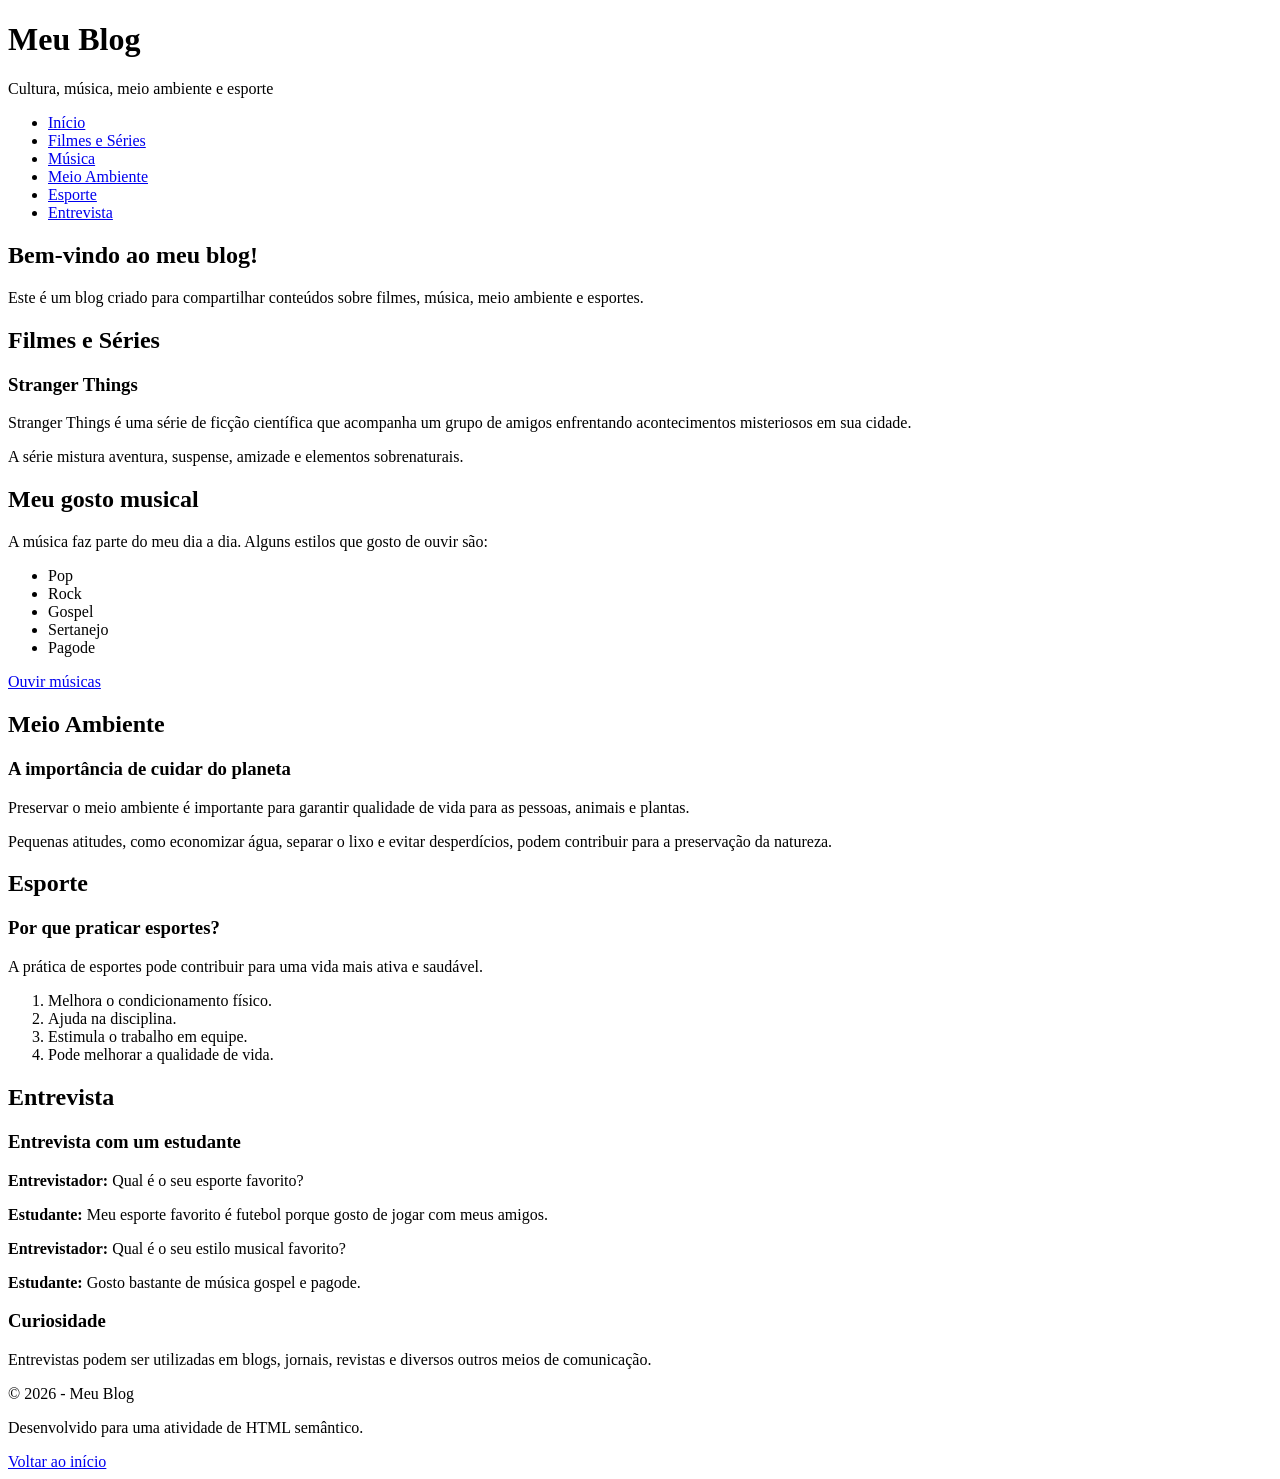
<file: Módulo_04/index.html>
<!DOCTYPE html>
<html lang="pt-BR">

<head>
    <meta charset="UTF-8">
    <meta name="viewport" content="width=device-width, initial-scale=1.0">

    <title>Meu Blog - Cultura, Música e Esporte</title>
</head>

<body>

    <!-- Cabeçalho do site -->
    <header>
        <h1>Meu Blog</h1>
        <p>Cultura, música, meio ambiente e esporte</p>

        <!-- Menu de navegação -->
        <nav>
            <ul>
                <li><a href="#inicio">Início</a></li>
                <li><a href="#filmes">Filmes e Séries</a></li>
                <li><a href="#musica">Música</a></li>
                <li><a href="#meio-ambiente">Meio Ambiente</a></li>
                <li><a href="#esporte">Esporte</a></li>
                <li><a href="#entrevista">Entrevista</a></li>
            </ul>
        </nav>
    </header>

    <!-- Conteúdo principal -->
    <main>

        <!-- Página inicial -->
        <section id="inicio">
            <h2>Bem-vindo ao meu blog!</h2>

            <p>
                Este é um blog criado para compartilhar conteúdos
                sobre filmes, música, meio ambiente e esportes.
            </p>
        </section>


        <!-- Filme ou série -->
        <section id="filmes">
            <h2>Filmes e Séries</h2>

            <article>
                <h3>Stranger Things</h3>

                <p>
                    Stranger Things é uma série de ficção científica
                    que acompanha um grupo de amigos enfrentando
                    acontecimentos misteriosos em sua cidade.
                </p>

                <p>
                    A série mistura aventura, suspense, amizade
                    e elementos sobrenaturais.
                </p>
            </article>
        </section>


        <!-- Música -->
        <section id="musica">
            <h2>Meu gosto musical</h2>

            <p>
                A música faz parte do meu dia a dia. Alguns estilos
                que gosto de ouvir são:
            </p>

            <ul>
                <li>Pop</li>
                <li>Rock</li>
                <li>Gospel</li>
                <li>Sertanejo</li>
                <li>Pagode</li>
            </ul>

            <nav>
                <a href="https://www.youtube.com/" target="_blank">
                    Ouvir músicas
                </a>
            </nav>
        </section>


        <!-- Meio ambiente -->
        <section id="meio-ambiente">
            <h2>Meio Ambiente</h2>

            <article>
                <h3>A importância de cuidar do planeta</h3>

                <p>
                    Preservar o meio ambiente é importante para garantir
                    qualidade de vida para as pessoas, animais e plantas.
                </p>

                <p>
                    Pequenas atitudes, como economizar água, separar o lixo
                    e evitar desperdícios, podem contribuir para a preservação
                    da natureza.
                </p>
            </article>
        </section>


        <!-- Esporte -->
        <section id="esporte">
            <h2>Esporte</h2>

            <article>
                <h3>Por que praticar esportes?</h3>

                <p>
                    A prática de esportes pode contribuir para uma vida
                    mais ativa e saudável.
                </p>

                <ol>
                    <li>Melhora o condicionamento físico.</li>
                    <li>Ajuda na disciplina.</li>
                    <li>Estimula o trabalho em equipe.</li>
                    <li>Pode melhorar a qualidade de vida.</li>
                </ol>
            </article>
        </section>


        <!-- Entrevista -->
        <section id="entrevista">

            <h2>Entrevista</h2>

            <article>
                <h3>Entrevista com um estudante</h3>

                <p>
                    <strong>Entrevistador:</strong>
                    Qual é o seu esporte favorito?
                </p>

                <p>
                    <strong>Estudante:</strong>
                    Meu esporte favorito é futebol porque gosto
                    de jogar com meus amigos.
                </p>

                <p>
                    <strong>Entrevistador:</strong>
                    Qual é o seu estilo musical favorito?
                </p>

                <p>
                    <strong>Estudante:</strong>
                    Gosto bastante de música gospel e pagode.
                </p>
            </article>

            <!-- Conteúdo complementar -->
            <aside>
                <h3>Curiosidade</h3>

                <p>
                    Entrevistas podem ser utilizadas em blogs,
                    jornais, revistas e diversos outros meios
                    de comunicação.
                </p>
            </aside>

        </section>

    </main>


    <!-- Rodapé -->
    <footer>
        <p>&copy; 2026 - Meu Blog</p>

        <p>
            Desenvolvido para uma atividade de HTML semântico.
        </p>

        <nav>
            <a href="#inicio">Voltar ao início</a>
        </nav>
    </footer>

</body>

</html>
</file>
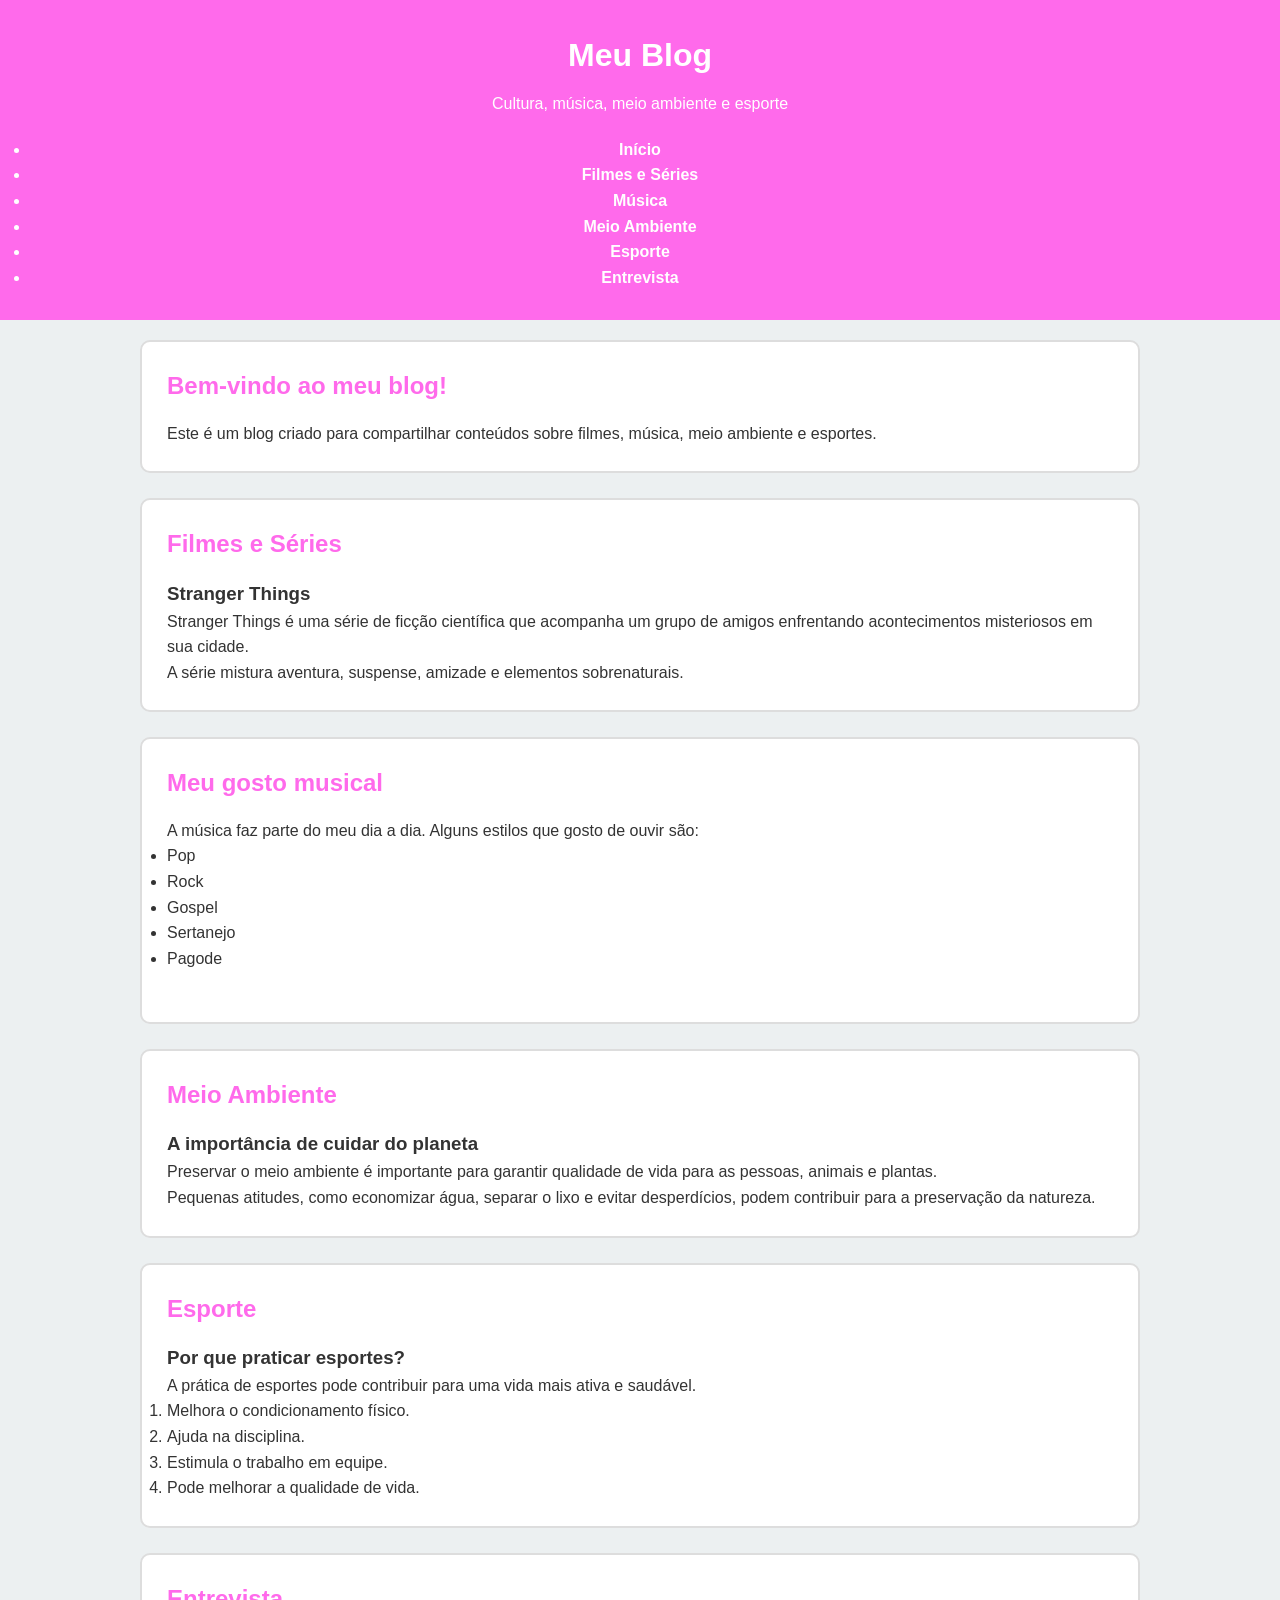
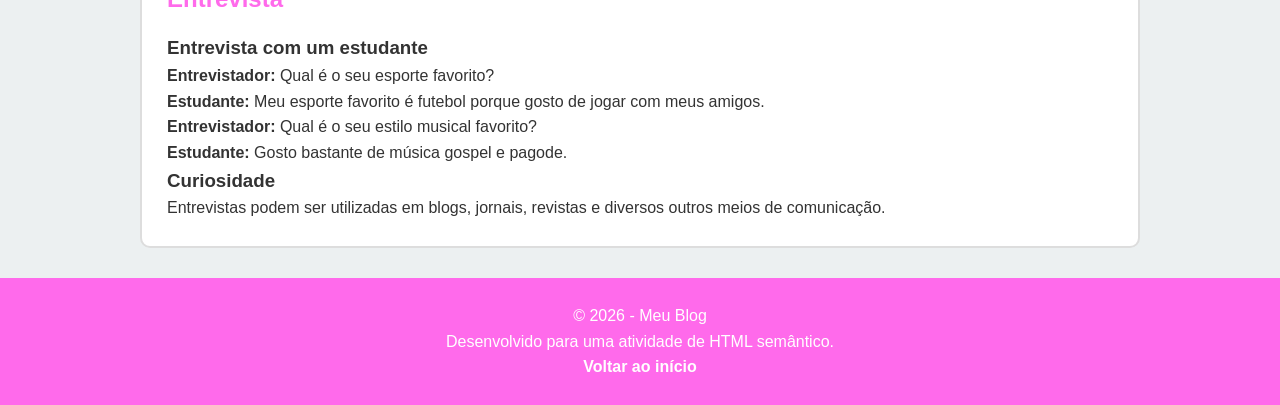
<file: Módulo_05/index.html>
<!DOCTYPE html>
<html lang="pt-BR">

<head>
    <meta charset="UTF-8">
    <meta name="viewport" content="width=device-width, initial-scale=1.0">
    <link rel="stylesheet" href="estilo.css">
    <title>Meu Blog - Cultura, Música e Esporte</title>
</head>

<body>

    <!-- Cabeçalho do site -->
    <header>
        <h1>Meu Blog</h1>
        <p>Cultura, música, meio ambiente e esporte</p>

        <!-- Menu de navegação -->
        <nav>
            <ul>
                <li><a href="#inicio">Início</a></li>
                <li><a href="#filmes">Filmes e Séries</a></li>
                <li><a href="#musica">Música</a></li>
                <li><a href="#meio-ambiente">Meio Ambiente</a></li>
                <li><a href="#esporte">Esporte</a></li>
                <li><a href="#entrevista">Entrevista</a></li>
            </ul>
        </nav>
    </header>

    <!-- Conteúdo principal -->
    <main>

        <!-- Página inicial -->
        <section id="inicio">
            <h2>Bem-vindo ao meu blog!</h2>

            <p>
                Este é um blog criado para compartilhar conteúdos
                sobre filmes, música, meio ambiente e esportes.
            </p>
        </section>


        <!-- Filme ou série -->
        <section id="filmes">
            <h2>Filmes e Séries</h2>

            <article>
                <h3>Stranger Things</h3>

                <p>
                    Stranger Things é uma série de ficção científica
                    que acompanha um grupo de amigos enfrentando
                    acontecimentos misteriosos em sua cidade.
                </p>

                <p>
                    A série mistura aventura, suspense, amizade
                    e elementos sobrenaturais.
                </p>
            </article>
        </section>


        <!-- Música -->
        <section id="musica">
            <h2>Meu gosto musical</h2>

            <p>
                A música faz parte do meu dia a dia. Alguns estilos
                que gosto de ouvir são:
            </p>

            <ul>
                <li>Pop</li>
                <li>Rock</li>
                <li>Gospel</li>
                <li>Sertanejo</li>
                <li>Pagode</li>
            </ul>

            <nav>
                <a href="https://www.youtube.com/" target="_blank">
                    Ouvir músicas
                </a>
            </nav>
        </section>


        <!-- Meio ambiente -->
        <section id="meio-ambiente">
            <h2>Meio Ambiente</h2>

            <article>
                <h3>A importância de cuidar do planeta</h3>

                <p>
                    Preservar o meio ambiente é importante para garantir
                    qualidade de vida para as pessoas, animais e plantas.
                </p>

                <p>
                    Pequenas atitudes, como economizar água, separar o lixo
                    e evitar desperdícios, podem contribuir para a preservação
                    da natureza.
                </p>
            </article>
        </section>


        <!-- Esporte -->
        <section id="esporte">
            <h2>Esporte</h2>

            <article>
                <h3>Por que praticar esportes?</h3>

                <p>
                    A prática de esportes pode contribuir para uma vida
                    mais ativa e saudável.
                </p>

                <ol>
                    <li>Melhora o condicionamento físico.</li>
                    <li>Ajuda na disciplina.</li>
                    <li>Estimula o trabalho em equipe.</li>
                    <li>Pode melhorar a qualidade de vida.</li>
                </ol>
            </article>
        </section>


        <!-- Entrevista -->
        <section id="entrevista">

            <h2>Entrevista</h2>

            <article>
                <h3>Entrevista com um estudante</h3>

                <p>
                    <strong>Entrevistador:</strong>
                    Qual é o seu esporte favorito?
                </p>

                <p>
                    <strong>Estudante:</strong>
                    Meu esporte favorito é futebol porque gosto
                    de jogar com meus amigos.
                </p>

                <p>
                    <strong>Entrevistador:</strong>
                    Qual é o seu estilo musical favorito?
                </p>

                <p>
                    <strong>Estudante:</strong>
                    Gosto bastante de música gospel e pagode.
                </p>
            </article>

            <!-- Conteúdo complementar -->
            <aside>
                <h3>Curiosidade</h3>

                <p>
                    Entrevistas podem ser utilizadas em blogs,
                    jornais, revistas e diversos outros meios
                    de comunicação.
                </p>
            </aside>

        </section>

    </main>


    <!-- Rodapé -->
    <footer>
        <p>&copy; 2026 - Meu Blog</p>

        <p>
            Desenvolvido para uma atividade de HTML semântico.
        </p>

        <nav>
            <a href="#inicio">Voltar ao início</a>
        </nav>
    </footer>

</body>

</html>
</file>
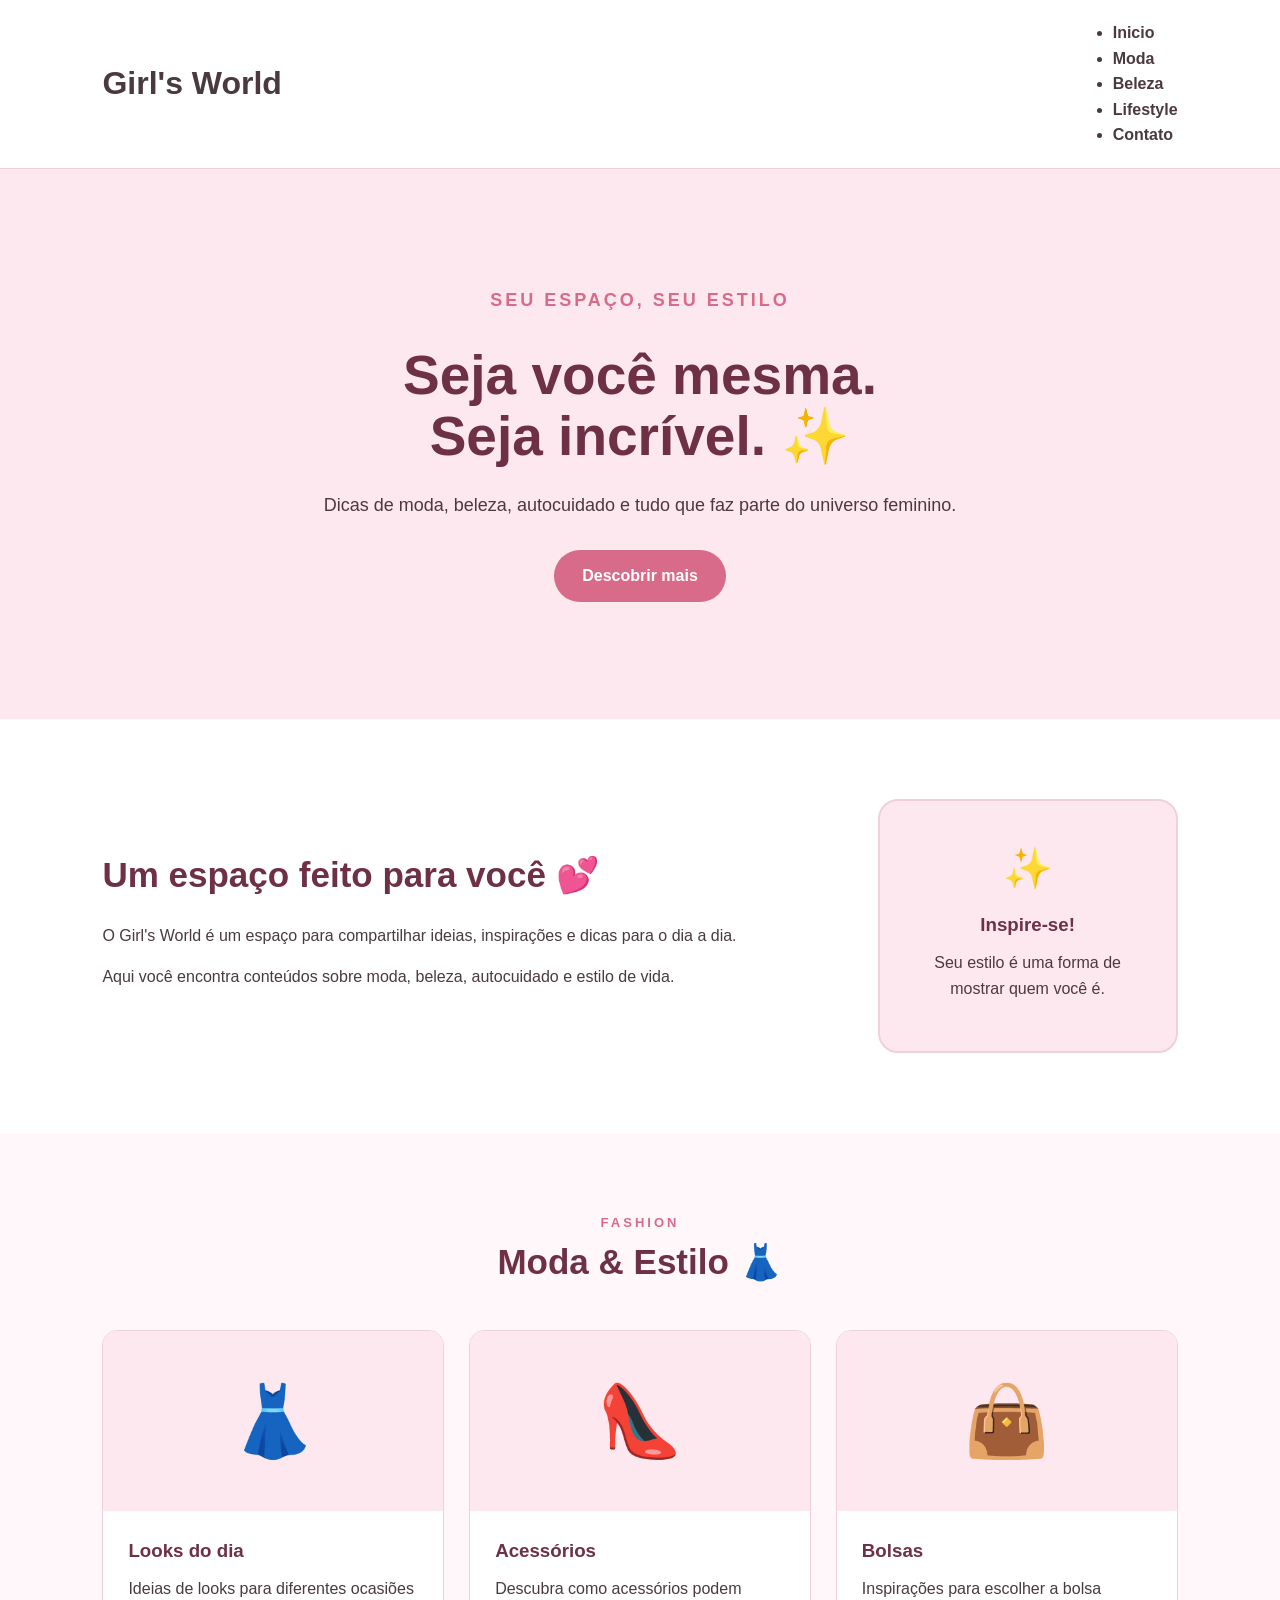
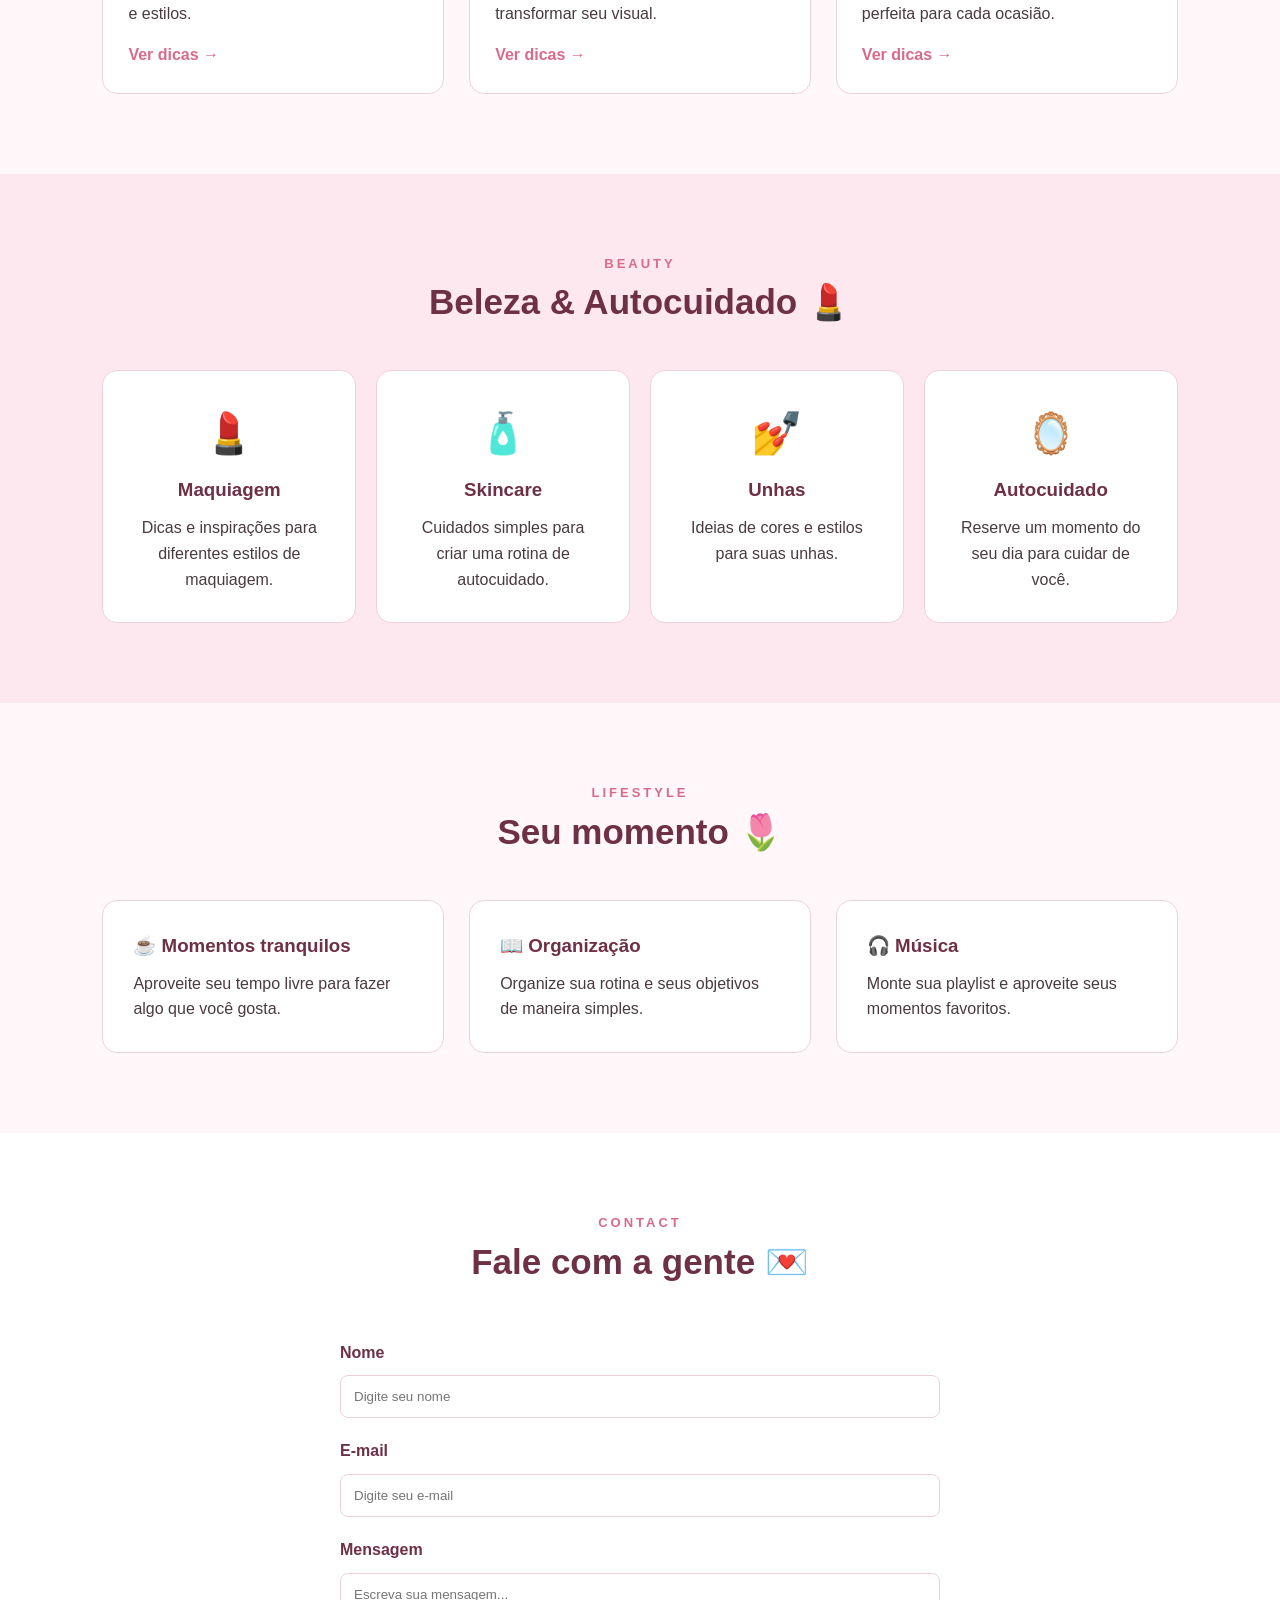
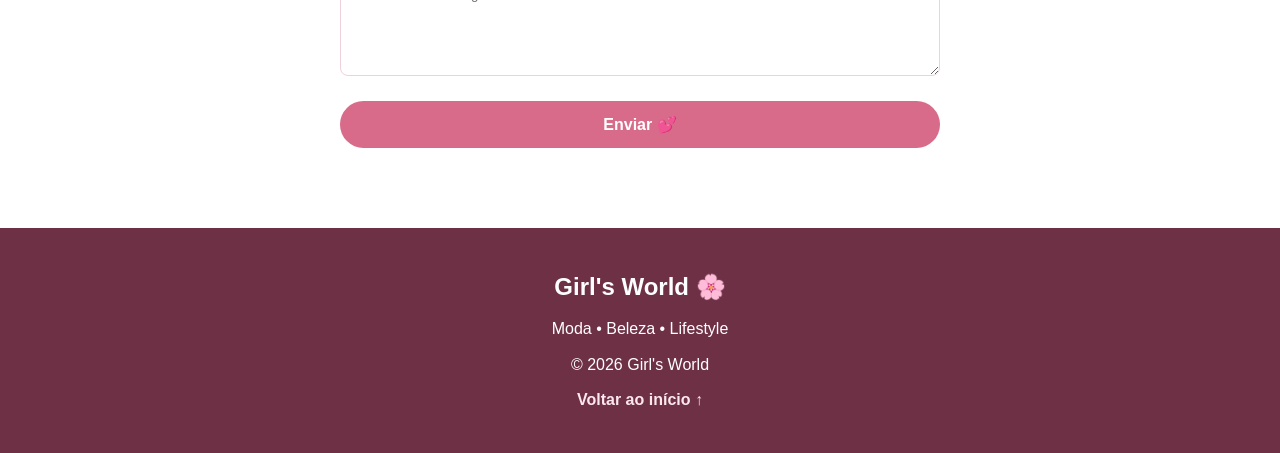
<file: Módulo_06/index.html>
<!DOCTYPE html>
<html lang="en">

<head>
    <meta charset="UTF-8">
    <meta name="viewport" content="width=device-width, initial-scale=1.0">
    <link rel="stylesheet" href="estilo.css">
    <title>Girl's World</title>
</head>
<body>
    <header>
        <div class="Logo">
        <h1>Girl's World</h1>
        </div>

        <nav>
            <ul>
                <li><a href="#index.html">Inicio</a></li>
                <li><a href="#moda">Moda</a></li>
                <li><a href="#beleza">Beleza</a></li>
                <li><a href="#lifestyle">Lifestyle</a></li>
                <li><a href="#contato">Contato</a></li>
            </ul>
        </nav>

    </header>

    <main>
         <!-- BANNER PRINCIPAL -->
        <section class="hero">

            <div class="hero-conteudo">

                <p class="subtitulo">SEU ESPAÇO, SEU ESTILO</p>

                <h2>
                    Seja você mesma. <br>
                    Seja incrível. ✨
                </h2>

                <p>
                    Dicas de moda, beleza, autocuidado e tudo
                    que faz parte do universo feminino.
                </p>

                <a href="#moda" class="botao">
                    Descobrir mais
                </a>

            </div>

        </section>


        <!-- SOBRE -->
        <section class="sobre">

            <div class="sobre-texto">

                <h2>Um espaço feito para você 💕</h2>

                <p>
                    O Girl's World é um espaço para compartilhar
                    ideias, inspirações e dicas para o dia a dia.
                </p>

                <p>
                    Aqui você encontra conteúdos sobre moda,
                    beleza, autocuidado e estilo de vida.
                </p>

            </div>

            <aside class="destaque">

                <span>✨</span>

                <h3>Inspire-se!</h3>

                <p>
                    Seu estilo é uma forma de mostrar
                    quem você é.
                </p>

            </aside>

        </section>


        <!-- MODA -->
        <section id="moda">

            <div class="titulo-secao">

                <p>FASHION</p>

                <h2>Moda & Estilo 👗</h2>

            </div>


            <!-- GRID -->
            <div class="cards">

                <article class="card">

                    <div class="card-imagem moda1">
                        👗
                    </div>

                    <div class="card-conteudo">

                        <h3>Looks do dia</h3>

                        <p>
                            Ideias de looks para diferentes
                            ocasiões e estilos.
                        </p>

                        <a href="#" class="link">
                            Ver dicas →
                        </a>

                    </div>

                </article>


                <article class="card">

                    <div class="card-imagem moda2">
                        👠
                    </div>

                    <div class="card-conteudo">

                        <h3>Acessórios</h3>

                        <p>
                            Descubra como acessórios podem
                            transformar seu visual.
                        </p>

                        <a href="#" class="link">
                            Ver dicas →
                        </a>

                    </div>

                </article>


                <article class="card">

                    <div class="card-imagem moda3">
                        👜
                    </div>

                    <div class="card-conteudo">

                        <h3>Bolsas</h3>

                        <p>
                            Inspirações para escolher a bolsa
                            perfeita para cada ocasião.
                        </p>

                        <a href="#" class="link">
                            Ver dicas →
                        </a>

                    </div>

                </article>

            </div>

        </section>


        <!-- BELEZA -->
        <section id="beleza" class="beleza">

            <div class="titulo-secao">

                <p>BEAUTY</p>

                <h2>Beleza & Autocuidado 💄</h2>

            </div>


            <div class="beleza-grid">

                <article>
                    <span>💄</span>

                    <h3>Maquiagem</h3>

                    <p>
                        Dicas e inspirações para diferentes
                        estilos de maquiagem.
                    </p>
                </article>


                <article>
                    <span>🧴</span>

                    <h3>Skincare</h3>

                    <p>
                        Cuidados simples para criar uma rotina
                        de autocuidado.
                    </p>
                </article>


                <article>
                    <span>💅</span>

                    <h3>Unhas</h3>

                    <p>
                        Ideias de cores e estilos para suas unhas.
                    </p>
                </article>


                <article>
                    <span>🪞</span>

                    <h3>Autocuidado</h3>

                    <p>
                        Reserve um momento do seu dia para
                        cuidar de você.
                    </p>
                </article>

            </div>

        </section>


        <!-- LIFESTYLE -->
        <section id="lifestyle">

            <div class="titulo-secao">

                <p>LIFESTYLE</p>

                <h2>Seu momento 🌷</h2>

            </div>

            <div class="lifestyle-container">

                <article class="lifestyle-card">

                    <h3>☕ Momentos tranquilos</h3>

                    <p>
                        Aproveite seu tempo livre para fazer
                        algo que você gosta.
                    </p>

                </article>


                <article class="lifestyle-card">

                    <h3>📖 Organização</h3>

                    <p>
                        Organize sua rotina e seus objetivos
                        de maneira simples.
                    </p>

                </article>


                <article class="lifestyle-card">

                    <h3>🎧 Música</h3>

                    <p>
                        Monte sua playlist e aproveite seus
                        momentos favoritos.
                    </p>

                </article>

            </div>

        </section>


        <!-- CONTATO -->
        <section id="contato" class="contato">

            <div class="titulo-secao">

                <p>CONTACT</p>

                <h2>Fale com a gente 💌</h2>

            </div>

            <form>

                <label for="nome">
                    Nome
                </label>

                <input
                    type="text"
                    id="nome"
                    placeholder="Digite seu nome"
                >


                <label for="email">
                    E-mail
                </label>

                <input
                    type="email"
                    id="email"
                    placeholder="Digite seu e-mail"
                >


                <label for="mensagem">
                    Mensagem
                </label>

                <textarea
                    id="mensagem"
                    rows="5"
                    placeholder="Escreva sua mensagem..."
                ></textarea>


                <button type="submit">
                    Enviar 💕
                </button>

            </form>

        </section>

    </main>


    <!-- RODAPÉ -->
    <footer>

        <h2>Girl's World 🌸</h2>

        <p>
            Moda • Beleza • Lifestyle
        </p>

        <p>
            © 2026 Girl's World
        </p>

        <a href="#index.html" class="botao-voltar">
            Voltar ao início ↑
        </a>

    </footer>

</body>

</html>
</file>
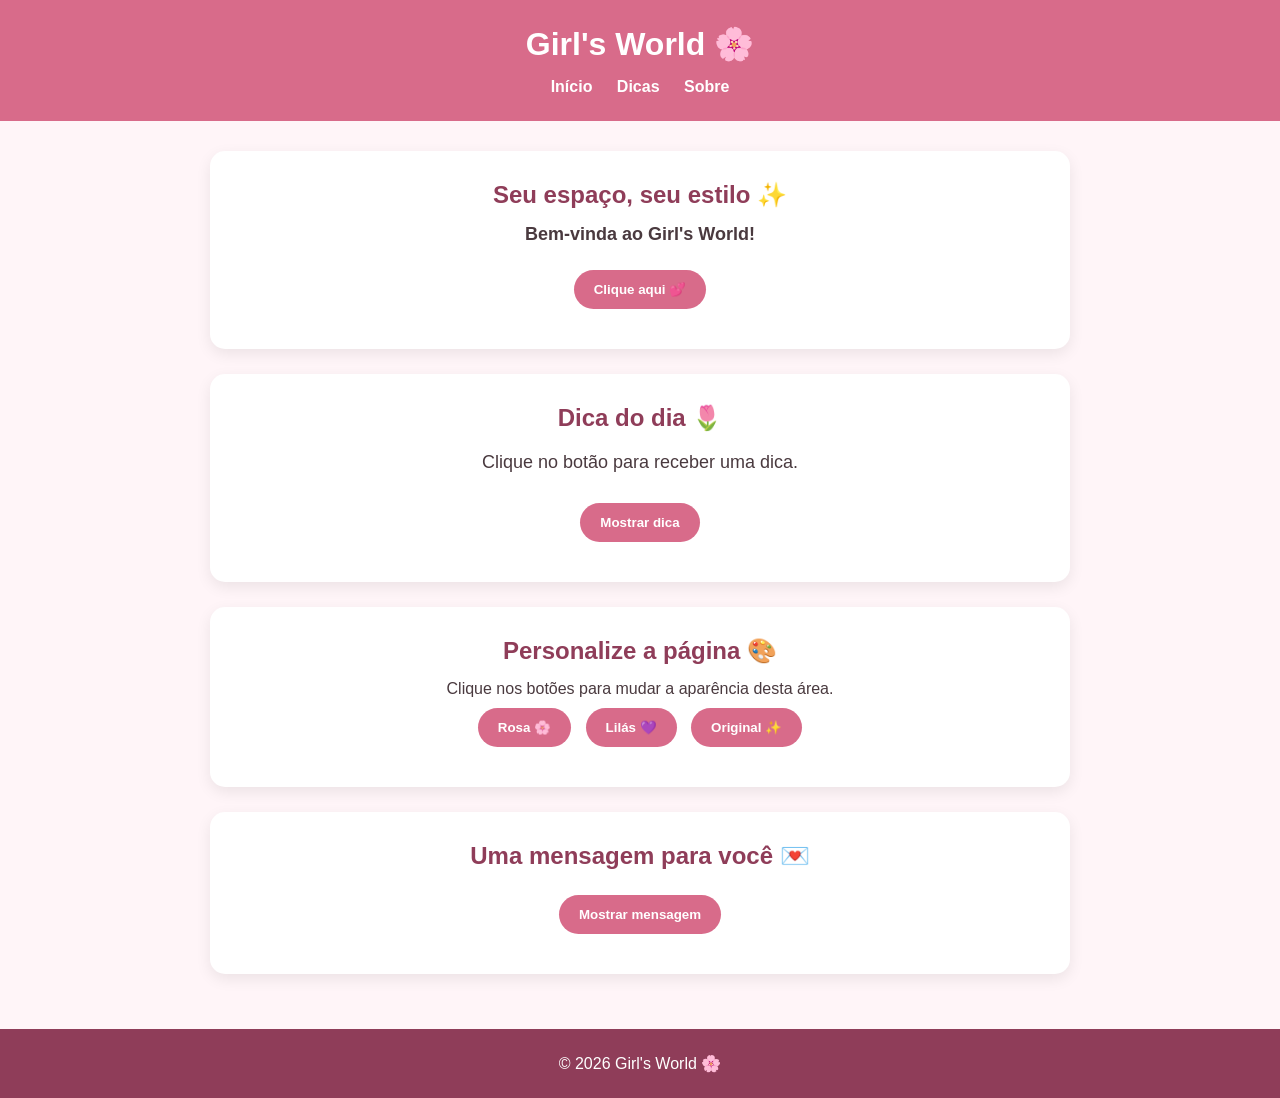
<file: Módulo_07/index.html>
<!DOCTYPE html>
<html lang="pt-BR">

<head>
    <meta charset="UTF-8">
    <meta name="viewport" content="width=device-width, initial-scale=1.0">

    <title>Girl's World 🌸</title>

    <link rel="stylesheet" href="estilo.css">
</head>

<body>

    <!-- CABEÇALHO -->
    <header>

        <h1>Girl's World 🌸</h1>

        <nav>
            <a href="#inicio">Início</a>
            <a href="#dicas">Dicas</a>
            <a href="#sobre">Sobre</a>
        </nav>

    </header>


    <!-- CONTEÚDO -->
    <main>

        <!-- INÍCIO -->
        <section id="inicio" class="hero">

            <h2>Seu espaço, seu estilo ✨</h2>

            <p id="mensagem">
                Bem-vinda ao Girl's World!
            </p>

            <!-- BOTÃO JAVASCRIPT -->
            <button id="botaoMensagem">
                Clique aqui 💕
            </button>

        </section>


        <!-- DICAS -->
        <section id="dicas">

            <h2>Dica do dia 🌷</h2>

            <p id="dica">
                Clique no botão para receber uma dica.
            </p>

            <button id="botaoDica">
                Mostrar dica
            </button>

        </section>


        <!-- ALTERAÇÃO DE ESTILO -->
        <section id="sobre">

            <h2>Personalize a página 🎨</h2>

            <p id="textoPersonalizado">
                Clique nos botões para mudar a aparência desta área.
            </p>

            <div class="botoes">

                <button id="botaoRosa">
                    Rosa 🌸
                </button>

                <button id="botaoLilás">
                    Lilás 💜
                </button>

                <button id="botaoOriginal">
                    Original ✨
                </button>

            </div>

        </section>


        <!-- MOSTRAR / ESCONDER -->
        <section>

            <h2>Uma mensagem para você 💌</h2>

            <button id="botaoMensagemSecreta">
                Mostrar mensagem
            </button>

            <p id="mensagemSecreta" class="escondido">
                Você é incrível do jeito que é! 💕✨
            </p>

        </section>

    </main>


    <!-- RODAPÉ -->
    <footer>

        <p>© 2026 Girl's World 🌸</p>

    </footer>


    <!-- JAVASCRIPT -->
    <script src="script.js"></script>

</body>

</html>
</file>
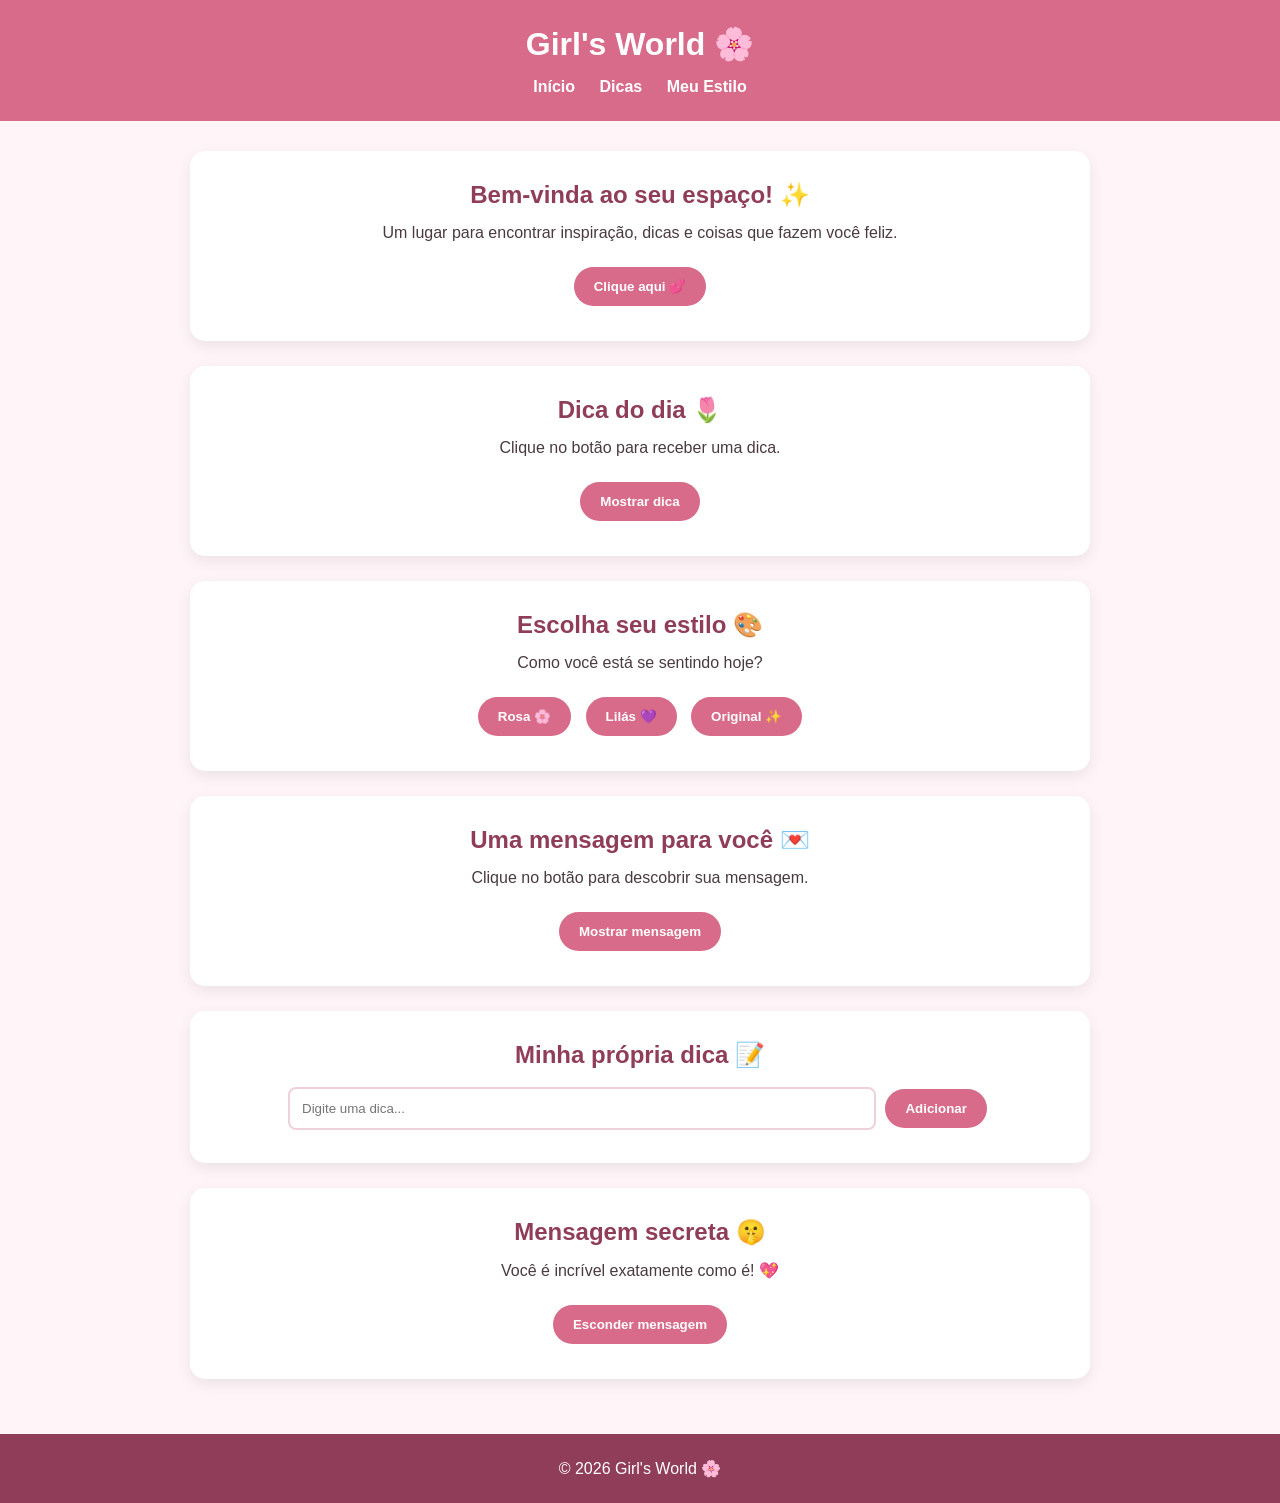
<file: Módulo_08/index.html>
<!DOCTYPE html>
<html lang="pt-BR">

<head>
    <meta charset="UTF-8">
    <meta name="viewport" content="width=device-width, initial-scale=1.0">

    <title>Girl's World 🌸</title>

    <link rel="stylesheet" href="estilo.css">
</head>

<body>

    <!-- CABEÇALHO -->
    <header>

        <h1>Girl's World 🌸</h1>

        <nav>
            <a href="#inicio">Início</a>
            <a href="#dicas">Dicas</a>
            <a href="#estilo">Meu Estilo</a>
        </nav>

    </header>


    <main>

        <!-- INÍCIO -->
        <section id="inicio" class="hero">

            <h2 id="titulo">
                Bem-vinda ao seu espaço! ✨
            </h2>

            <p id="descricao">
                Um lugar para encontrar inspiração,
                dicas e coisas que fazem você feliz.
            </p>

            <button onclick="mudarMensagem()">
                Clique aqui 💕
            </button>

        </section>


        <!-- DICAS -->
        <section id="dicas">

            <h2>Dica do dia 🌷</h2>

            <p id="dica">
                Clique no botão para receber uma dica.
            </p>

            <button onclick="mostrarDica()">
                Mostrar dica
            </button>

        </section>


        <!-- ESTILO -->
        <section id="estilo">

            <h2>Escolha seu estilo 🎨</h2>

            <p id="textoEstilo">
                Como você está se sentindo hoje?
            </p>

            <div class="botoes">

                <button onclick="temaRosa()">
                    Rosa 🌸
                </button>

                <button onclick="temaLilás()">
                    Lilás 💜
                </button>

                <button onclick="temaOriginal()">
                    Original ✨
                </button>

            </div>

        </section>


        <!-- FRASE -->
        <section>

            <h2>Uma mensagem para você 💌</h2>

            <p id="mensagem">
                Clique no botão para descobrir sua mensagem.
            </p>

            <button onclick="mostrarMensagem()">
                Mostrar mensagem
            </button>

        </section>


        <!-- ADICIONAR DICA -->
        <section>

            <h2>Minha própria dica 📝</h2>

            <input
                type="text"
                id="novaDica"
                placeholder="Digite uma dica..."
            >

            <button onclick="adicionarDica()">
                Adicionar
            </button>

            <div id="listaDicas"></div>

        </section>


        <!-- MOSTRAR / ESCONDER -->
        <section>

            <h2>Mensagem secreta 🤫</h2>

            <p id="mensagemSecreta">
                Você é incrível exatamente como é! 💖
            </p>

            <button onclick="alternarMensagem()">
                Esconder mensagem
            </button>

        </section>

    </main>


    <footer>

        <p>
            © 2026 Girl's World 🌸
        </p>

    </footer>


    <!-- JAVASCRIPT -->
    <script src="script.js"></script>

</body>

</html>
</file>
<file: Módulo_05/estilo.css>
/* =========================================
   PALETA DE CORES
   ========================================= */

:root {
    --cor-principal: #ff6aeb;
    --cor-secundaria: #ecf0f1;
    --cor-destaque: #fc02be;
    --cor-texto: #333333;
    --cor-branca: #ffffff;
}


/* =========================================
   CONFIGURAÇÕES GERAIS
   ========================================= */

* {
    margin: 0;
    padding: 0;
    box-sizing: border-box;
}

body {
    font-family: Arial, sans-serif;
    background-color: var(--cor-secundaria);
    color: var(--cor-texto);
    line-height: 1.6;
}


/* =========================================
   CABEÇALHO
   ========================================= */

header {
    background-color: var(--cor-principal);
    color: var(--cor-branca);

    /* Box Model */
    padding: 30px;
    margin-bottom: 20px;

    text-align: center;
}

header h1 {
    margin-bottom: 10px;
}

header p {
    margin-bottom: 20px;
}


/* =========================================
   MENU
   ========================================= */

nav a {
    color: var(--cor-branca);
    text-decoration: none;

    /* Espaçamento */
    margin: 0 10px;

    font-weight: bold;
}

nav a:hover {
    color: var(--cor-destaque);
}


/* =========================================
   CONTEÚDO
   ========================================= */

main {
    width: 80%;
    max-width: 1000px;

    /* Centraliza o conteúdo */
    margin: 0 auto;
}

section {
    background-color: var(--cor-branca);

    /* BOX MODEL */

    /* Espaço interno */
    padding: 25px;

    /* Espaço externo */
    margin-bottom: 25px;

    /* Borda */
    border: 2px solid #dddddd;

    border-radius: 10px;
}

section h2 {
    color: var(--cor-principal);

    /* Espaçamento */
    margin-bottom: 15px;
}


/* =========================================
   CARDS
   ========================================= */

.card {
    background-color: #f8f8f8;

    padding: 20px;

    margin-top: 15px;

    border: 1px solid #cccccc;

    border-radius: 8px;
}

.card h3 {
    color: var(--cor-destaque);

    margin-bottom: 10px;
}

.card ul {
    margin-left: 25px;
}


/* =========================================
   BOTÃO
   ========================================= */

.botao {
    display: inline-block;

    background-color: var(--cor-destaque);
    color: var(--cor-branca);

    text-decoration: none;

    padding: 10px 20px;

    margin-top: 15px;

    border-radius: 5px;

    font-weight: bold;

    /* Transição para o efeito hover */
    transition: 0.3s;
}


/* Efeito quando o mouse passa sobre o botão */

.botao:hover {
    background-color: var(--cor-principal);

    transform: scale(1.05);
}


/* =========================================
   RODAPÉ
   ========================================= */

footer {
    background-color: var(--cor-principal);
    color: var(--cor-branca);

    text-align: center;

    padding: 25px;

    margin-top: 30px;
}
</file>
<file: Módulo_06/estilo.css>
/* =========================================
   RESET
   ========================================= */

*{
    margin: 0;
    padding: 0;
    box-sizing: border-box;
}


/* =========================================
   CORES
   ========================================= */

:root {
    --rosa-principal: #d86b8a;
    --rosa-claro: #fce8ee;
    --rosa-muito-claro: #fff7f9;

    --vinho: #6e3044;

    --texto: #4a3a3f;

    --branco: #ffffff;

    --borda: #efd1da;
}


/* =========================================
   CONFIGURAÇÕES GERAIS
   ========================================= */

html {
    scroll-behavior: smooth;
}

body {
    font-family: Arial, sans-serif;

    background-color: var(--rosa-muito-claro);

    color: var(--texto);

    line-height: 1.6;
}

a {
    text-decoration: none;
}


/* =========================================
   HEADER
   ========================================= */

header {
    background-color: var(--branco);

    padding: 20px 8%;

    display: flex;

    justify-content: space-between;

    align-items: center;

    border-bottom: 1px solid var(--borda);

    position: sticky;

    top: 0;

    z-index: 10;
}


/* LOGO */

.logo h1 {
    color: var(--vinho);

    font-size: 26px;
}


/* =========================================
   MENU
   ========================================= */

nav {
    display: flex;

    gap: 25px;
}

nav a {
    color: var(--texto);

    font-weight: bold;

    transition: 0.3s;
}

nav a:hover {
    color: var(--rosa-principal);
}


/* =========================================
   HERO
   ========================================= */

.hero {
    min-height: 550px;

    background-color: var(--rosa-claro);

    display: flex;

    align-items: center;

    justify-content: center;

    text-align: center;

    padding: 60px 20px;
}

.hero-conteudo {
    max-width: 700px;
}

.subtitulo {
    color: var(--rosa-principal);

    font-size: 14px;

    font-weight: bold;

    letter-spacing: 3px;

    margin-bottom: 15px;
}

.hero h2 {
    color: var(--vinho);

    font-size: 55px;

    line-height: 1.1;

    margin-bottom: 25px;
}

.hero p {
    font-size: 18px;

    margin-bottom: 30px;
}


/* =========================================
   BOTÃO
   ========================================= */

.botao {
    display: inline-block;

    background-color: var(--rosa-principal);

    color: var(--branco);

    padding: 13px 28px;

    border-radius: 30px;

    font-weight: bold;

    transition: 0.3s;
}

.botao:hover {
    background-color: var(--vinho);

    transform: translateY(-3px);
}


/* =========================================
   SEÇÕES
   ========================================= */

section {
    padding: 80px 8%;
}

.titulo-secao {
    text-align: center;

    margin-bottom: 40px;
}

.titulo-secao p {
    color: var(--rosa-principal);

    font-size: 13px;

    font-weight: bold;

    letter-spacing: 3px;
}

.titulo-secao h2 {
    color: var(--vinho);

    font-size: 35px;
}


/* =========================================
   SOBRE - FLEXBOX
   ========================================= */

.sobre {
    background-color: var(--branco);

    display: flex;

    justify-content: space-between;

    align-items: center;

    gap: 50px;
}

.sobre-texto {
    max-width: 650px;
}

.sobre h2 {
    color: var(--vinho);

    font-size: 35px;

    margin-bottom: 20px;
}

.sobre p {
    margin-bottom: 15px;
}


/* BOX */

.destaque {
    background-color: var(--rosa-claro);

    padding: 35px;

    border: 2px solid var(--borda);

    border-radius: 20px;

    max-width: 300px;

    text-align: center;
}

.destaque span {
    font-size: 40px;
}

.destaque h3 {
    color: var(--vinho);

    margin: 10px 0;
}


/* =========================================
   CARDS - GRID
   ========================================= */

.cards {
    display: grid;

    grid-template-columns: repeat(3, 1fr);

    gap: 25px;
}

.card {
    background-color: var(--branco);

    border: 1px solid var(--borda);

    border-radius: 15px;

    overflow: hidden;

    transition: 0.3s;
}

.card:hover {
    transform: translateY(-8px);

    box-shadow: 0 10px 25px rgba(100, 40, 60, 0.12);
}


/* IMAGEM */

.card-imagem {
    height: 180px;

    display: flex;

    align-items: center;

    justify-content: center;

    font-size: 70px;

    background-color: var(--rosa-claro);
}


/* CONTEÚDO */

.card-conteudo {
    padding: 25px;
}

.card h3 {
    color: var(--vinho);

    margin-bottom: 10px;
}

.card p {
    margin-bottom: 15px;
}


/* LINK */

.link {
    color: var(--rosa-principal);

    font-weight: bold;

    transition: 0.3s;
}

.link:hover {
    color: var(--vinho);
}


/* =========================================
   BELEZA
   ========================================= */

.beleza {
    background-color: var(--rosa-claro);
}

.beleza-grid {
    display: grid;

    grid-template-columns: repeat(4, 1fr);

    gap: 20px;
}

.beleza-grid article {
    background-color: var(--branco);

    padding: 30px;

    border-radius: 15px;

    text-align: center;

    border: 1px solid var(--borda);

    transition: 0.3s;
}

.beleza-grid article:hover {
    transform: translateY(-5px);
}

.beleza-grid span {
    font-size: 40px;
}

.beleza-grid h3 {
    color: var(--vinho);

    margin: 10px 0;
}


/* =========================================
   LIFESTYLE - FLEXBOX
   ========================================= */

.lifestyle-container {
    display: flex;

    gap: 25px;

    justify-content: center;
}

.lifestyle-card {
    flex: 1;

    background-color: var(--branco);

    padding: 30px;

    border-radius: 15px;

    border: 1px solid var(--borda);

    transition: 0.3s;
}

.lifestyle-card:hover {
    border-color: var(--rosa-principal);

    transform: scale(1.03);
}

.lifestyle-card h3 {
    color: var(--vinho);

    margin-bottom: 10px;
}


/* =========================================
   FORMULÁRIO
   ========================================= */

.contato {
    background-color: var(--branco);
}

form {
    max-width: 600px;

    margin: auto;

    display: flex;

    flex-direction: column;

    gap: 10px;
}

label {
    font-weight: bold;

    color: var(--vinho);

    margin-top: 10px;
}

input,
textarea {
    padding: 13px;

    border: 1px solid var(--borda);

    border-radius: 8px;

    font-family: inherit;

    outline: none;
}

input:focus,
textarea:focus {
    border-color: var(--rosa-principal);
}

button {
    margin-top: 15px;

    padding: 14px;

    border: none;

    border-radius: 25px;

    background-color: var(--rosa-principal);

    color: var(--branco);

    font-size: 16px;

    font-weight: bold;

    cursor: pointer;

    transition: 0.3s;
}

button:hover {
    background-color: var(--vinho);

    transform: translateY(-2px);
}


/* =========================================
   FOOTER
   ========================================= */

footer {
    background-color: var(--vinho);

    color: var(--branco);

    text-align: center;

    padding: 40px 20px;
}

footer h2 {
    margin-bottom: 10px;
}

footer p {
    margin-bottom: 10px;
}

footer a {
    color: var(--rosa-claro);

    font-weight: bold;
}


/* =========================================
   RESPONSIVIDADE
   TABLET
   ========================================= */

@media (max-width: 900px) {

    header {
        flex-direction: column;

        gap: 15px;
    }

    .hero h2 {
        font-size: 45px;
    }

    .cards {
        grid-template-columns: repeat(2, 1fr);
    }

    .beleza-grid {
        grid-template-columns: repeat(2, 1fr);
    }

    .sobre {
        flex-direction: column;

        align-items: stretch;
    }

}


/* =========================================
   RESPONSIVIDADE
   CELULAR
   ========================================= */

@media (max-width: 600px) {

    header {
        padding: 20px;
    }

    nav {
        flex-wrap: wrap;

        justify-content: center;

        gap: 15px;
    }

    nav a {
        font-size: 14px;
    }

    .hero {
        min-height: 500px;

        padding: 40px 20px;
    }

    .hero h2 {
        font-size: 38px;
    }

    .hero p {
        font-size: 16px;
    }

    section {
        padding: 60px 20px;
    }

    .titulo-secao h2 {
        font-size: 28px;
    }

    .cards {
        grid-template-columns: 1fr;
    }

    .beleza-grid {
        grid-template-columns: 1fr;
    }

    .lifestyle-container {
        flex-direction: column;
    }

    .sobre h2 {
        font-size: 28px;
    }

}
</file>
<file: Módulo_07/estilo.css>
* {
    margin: 0;
    padding: 0;
    box-sizing: border-box;
}

body {
    font-family: Arial, sans-serif;

    background-color: #fff5f8;

    color: #4a3a3f;

    transition: 0.3s;
}


/* HEADER */

header {
    background-color: #d86b8a;

    color: white;

    padding: 25px;

    text-align: center;
}

header h1 {
    margin-bottom: 15px;
}

nav a {
    color: white;

    text-decoration: none;

    margin: 0 10px;

    font-weight: bold;
}


/* CONTEÚDO */

main {
    max-width: 900px;

    margin: auto;

    padding: 30px 20px;
}

section {
    background-color: white;

    padding: 30px;

    margin-bottom: 25px;

    border-radius: 15px;

    box-shadow: 0 5px 15px rgba(0, 0, 0, 0.08);

    text-align: center;
}

section h2 {
    color: #8f3d59;

    margin-bottom: 15px;
}


/* BOTÕES */

button {
    background-color: #d86b8a;

    color: white;

    border: none;

    padding: 12px 20px;

    margin: 10px 5px;

    border-radius: 25px;

    cursor: pointer;

    font-weight: bold;

    transition: 0.3s;
}

button:hover {
    background-color: #8f3d59;

    transform: scale(1.05);
}


/* MENSAGEM */

#mensagem {
    margin-bottom: 15px;

    font-size: 18px;

    font-weight: bold;
}


/* DICA */

#dica {
    margin: 20px;

    font-size: 18px;
}


/* MENSAGEM SECRETA */

.escondido {
    display: none;
}

#mensagemSecreta {
    margin-top: 20px;

    color: #d86b8a;

    font-size: 20px;

    font-weight: bold;
}


/* FOOTER */

footer {
    background-color: #8f3d59;

    color: white;

    text-align: center;

    padding: 25px;
}


/* CORES PERSONALIZADAS */

.rosa {
    background-color: #ffe1eb;
}

.lilas {
    background-color: #eee1ff;
}
</file>
<file: Módulo_08/estilo.css>
/* ==========================================
   CONFIGURAÇÕES GERAIS
   ========================================== */

* {
    margin: 0;
    padding: 0;
    box-sizing: border-box;
}

body {
    font-family: Arial, sans-serif;

    background-color: #fff5f8;

    color: #4a3a3f;

    transition: 0.3s;
}


/* ==========================================
   HEADER
   ========================================== */

header {
    background-color: #d86b8a;

    color: white;

    padding: 25px;

    text-align: center;
}

header h1 {
    margin-bottom: 15px;
}

nav a {
    color: white;

    text-decoration: none;

    margin: 0 10px;

    font-weight: bold;
}


/* ==========================================
   CONTEÚDO
   ========================================== */

main {
    width: 90%;

    max-width: 900px;

    margin: auto;

    padding: 30px 0;
}

section {
    background-color: white;

    padding: 30px;

    margin-bottom: 25px;

    border-radius: 15px;

    text-align: center;

    box-shadow: 0 5px 15px rgba(0, 0, 0, 0.08);
}

section h2 {
    color: #8f3d59;

    margin-bottom: 15px;
}

section p {
    margin-bottom: 20px;
}


/* ==========================================
   BOTÕES
   ========================================== */

button {
    background-color: #d86b8a;

    color: white;

    border: none;

    padding: 12px 20px;

    margin: 5px;

    border-radius: 25px;

    cursor: pointer;

    font-weight: bold;

    transition: 0.3s;
}

button:hover {
    background-color: #8f3d59;

    transform: translateY(-2px);
}


/* ==========================================
   INPUT
   ========================================== */

input {
    width: 70%;

    padding: 12px;

    border: 2px solid #efd1da;

    border-radius: 8px;

    outline: none;
}

input:focus {
    border-color: #d86b8a;
}


/* ==========================================
   DICAS ADICIONADAS
   ========================================== */

.dica-item {
    background-color: #fff0f4;

    padding: 12px;

    margin-top: 10px;

    border-radius: 8px;

    color: #8f3d59;
}


/* ==========================================
   TEMAS
   ========================================== */

.tema-rosa {
    background-color: #ffe1eb;
}

.tema-lilas {
    background-color: #eee1ff;
}


/* ==========================================
   FOOTER
   ========================================== */

footer {
    background-color: #8f3d59;

    color: white;

    text-align: center;

    padding: 25px;
}
</file>
